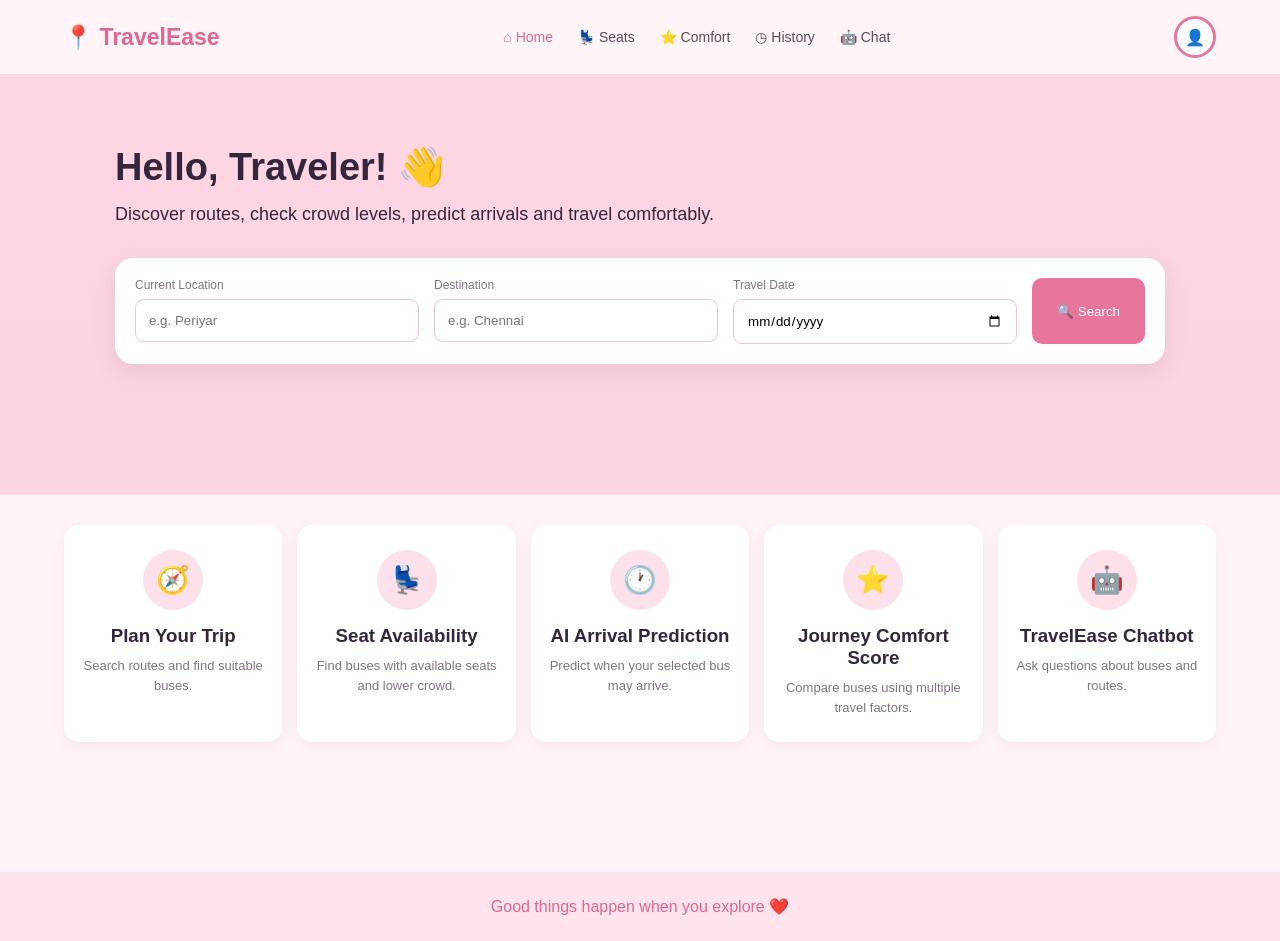
<file: index.html>
<!DOCTYPE html>
<html lang="en">

<head>
    <meta charset="UTF-8">
    <meta name="viewport" content="width=device-width, initial-scale=1.0">
    <title>TravelEase - Home</title>
    <link rel="stylesheet" href="style.css">
</head>

<body>

<nav>
    <div class="logo">📍 TravelEase</div>

    <div class="nav-links">
        <a class="active" href="index.html">⌂ Home</a>
        <a href="seats.html">💺 Seats</a>
        <a href="comfort.html">⭐ Comfort</a>
        <a href="history.html">◷ History</a>
        <a href="chatbot.html">🤖 Chat</a>
    </div>

    <div class="profile">👤</div>
</nav>


<section class="hero">

    <div class="hero-content">

        <h1>Hello, Traveler! 👋</h1>

        <p>
            Discover routes, check crowd levels,
            predict arrivals and travel comfortably.
        </p>

        <div class="search-box">

            <div class="search-field">
                <label>Current Location</label>
                <input id="homeFrom" type="text"
                       placeholder="e.g. Periyar">
            </div>

            <div class="search-field">
                <label>Destination</label>
                <input id="homeTo" type="text"
                       placeholder="e.g. Chennai">
            </div>

            <div class="search-field">
                <label>Travel Date</label>
                <input id="homeDate" type="date">
            </div>

            <button class="search-btn" onclick="homeSearch()">
                🔍 Search
            </button>

        </div>

    </div>

</section>


<section class="features">

    <div class="feature-card" onclick="location.href='plan.html'">
        <div class="feature-icon">🧭</div>
        <h3>Plan Your Trip</h3>
        <p>Search routes and find suitable buses.</p>
    </div>


    <div class="feature-card" onclick="location.href='seats.html'">
        <div class="feature-icon">💺</div>
        <h3>Seat Availability</h3>
        <p>Find buses with available seats and lower crowd.</p>
    </div>


    <div class="feature-card" onclick="location.href='arrival.html'">
        <div class="feature-icon">🕐</div>
        <h3>AI Arrival Prediction</h3>
        <p>Predict when your selected bus may arrive.</p>
    </div>


    <div class="feature-card" onclick="location.href='comfort.html'">
        <div class="feature-icon">⭐</div>
        <h3>Journey Comfort Score</h3>
        <p>Compare buses using multiple travel factors.</p>
    </div>


    <div class="feature-card" onclick="location.href='chatbot.html'">
        <div class="feature-icon">🤖</div>
        <h3>TravelEase Chatbot</h3>
        <p>Ask questions about buses and routes.</p>
    </div>

</section>


<footer>
    Good things happen when you explore ❤️
</footer>


<script src="script.js"></script>

</body>
</html>
</file>
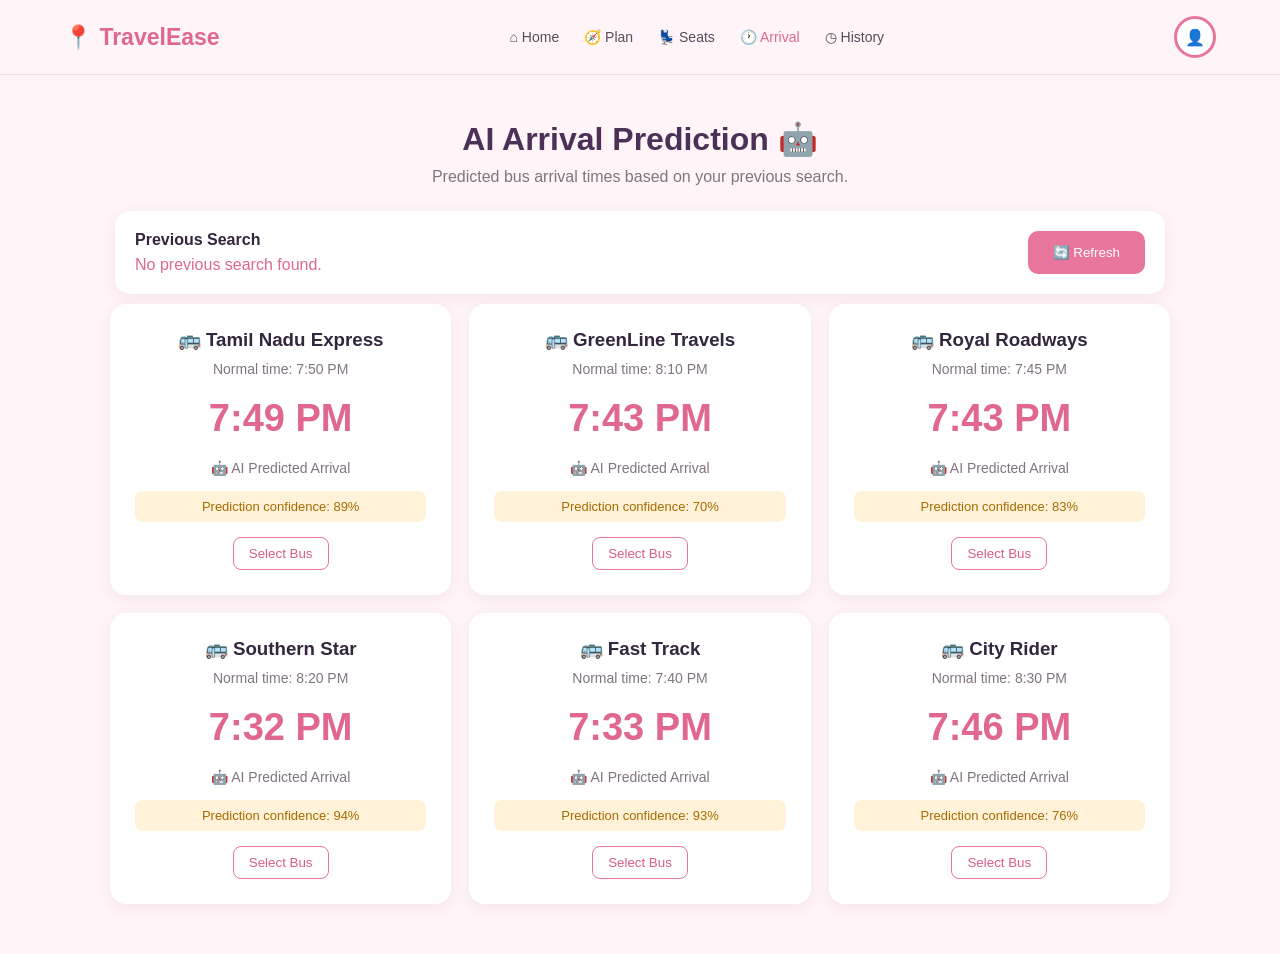
<file: arrival.html>
<!DOCTYPE html>
<html lang="en">

<head>

<meta charset="UTF-8">

<meta name="viewport"
content="width=device-width, initial-scale=1.0">

<title>AI Arrival Prediction</title>

<link rel="stylesheet" href="style.css">

</head>


<body>

<nav>

<div class="logo">📍 TravelEase</div>

<div class="nav-links">

<a href="index.html">⌂ Home</a>
<a href="plan.html">🧭 Plan</a>
<a href="seats.html">💺 Seats</a>
<a class="active" href="arrival.html">🕐 Arrival</a>
<a href="history.html">◷ History</a>

</div>

<div class="profile">👤</div>

</nav>


<section class="page-header">

<h1>AI Arrival Prediction 🤖</h1>

<p>
Predicted bus arrival times based on your previous search.
</p>

</section>


<div class="prediction-header">

<div>

<strong>Previous Search</strong>

<p id="previousSearch">
Loading search...
</p>

</div>


<button class="refresh-btn"
onclick="refreshPredictions()">

🔄 Refresh

</button>

</div>


<section class="prediction-grid"
id="predictionGrid">


<!-- Cards generated by JavaScript -->


</section>


<script src="script.js"></script>

<script>

showPredictions();

</script>

</body>
</html>
</file>
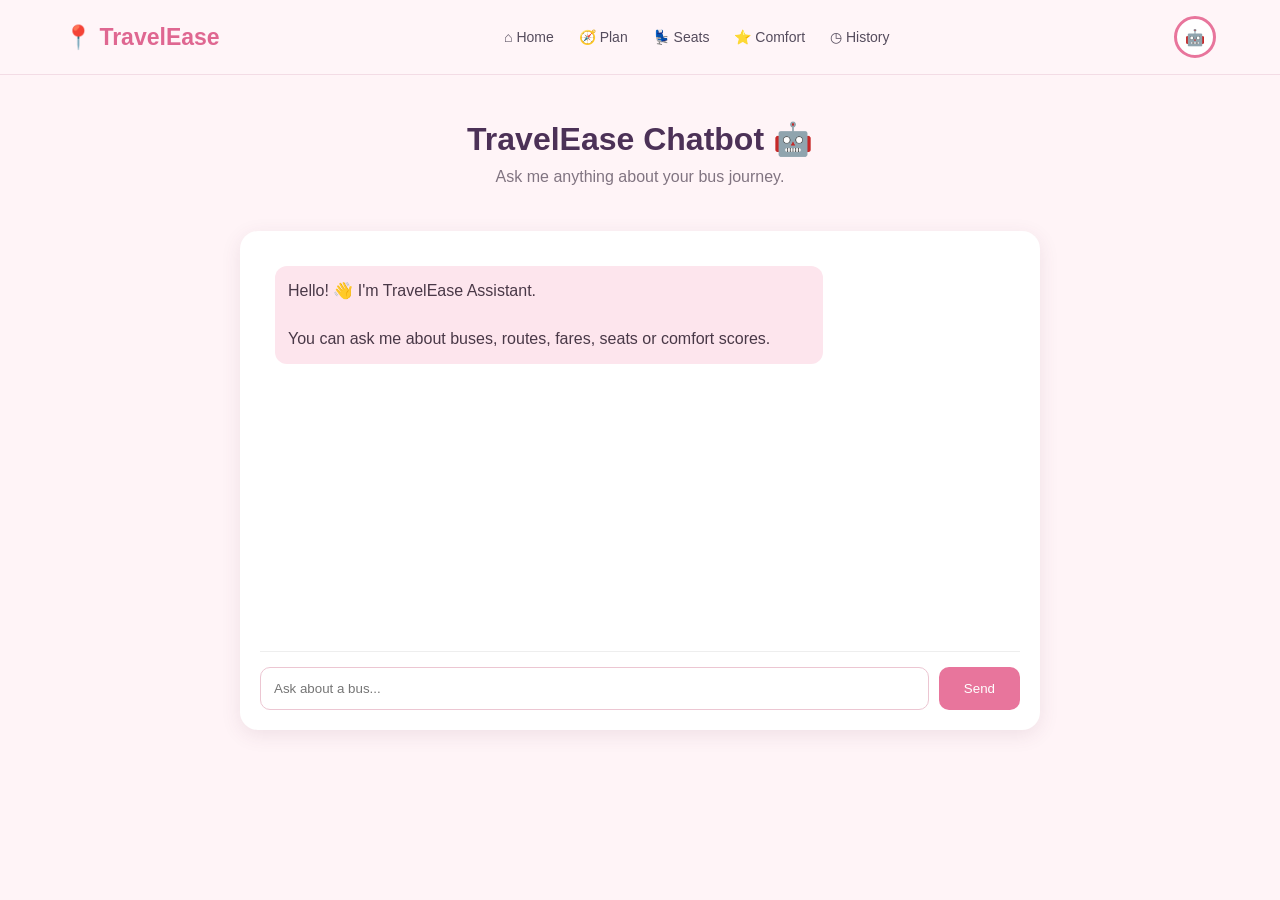
<file: chatbot.html>
<!DOCTYPE html>
<html lang="en">

<head>

<meta charset="UTF-8">

<meta name="viewport"
content="width=device-width, initial-scale=1.0">

<title>TravelEase Chatbot</title>

<link rel="stylesheet" href="style.css">

</head>


<body>

<nav>

<div class="logo">📍 TravelEase</div>

<div class="nav-links">

<a href="index.html">⌂ Home</a>
<a href="plan.html">🧭 Plan</a>
<a href="seats.html">💺 Seats</a>
<a href="comfort.html">⭐ Comfort</a>
<a href="history.html">◷ History</a>

</div>

<div class="profile">🤖</div>

</nav>


<section class="page-header">

<h1>TravelEase Chatbot 🤖</h1>

<p>
Ask me anything about your bus journey.
</p>

</section>


<div class="chat-container">

<div class="chat-messages"
id="chatMessages">

<div class="bot-message">

Hello! 👋 I'm TravelEase Assistant.
<br><br>
You can ask me about buses, routes,
fares, seats or comfort scores.

</div>

</div>


<div class="chat-input">

<input
id="chatInput"
type="text"
placeholder="Ask about a bus...">

<button onclick="sendMessage()">
Send
</button>

</div>

</div>


<script src="script.js"></script>

</body>
</html>
</file>
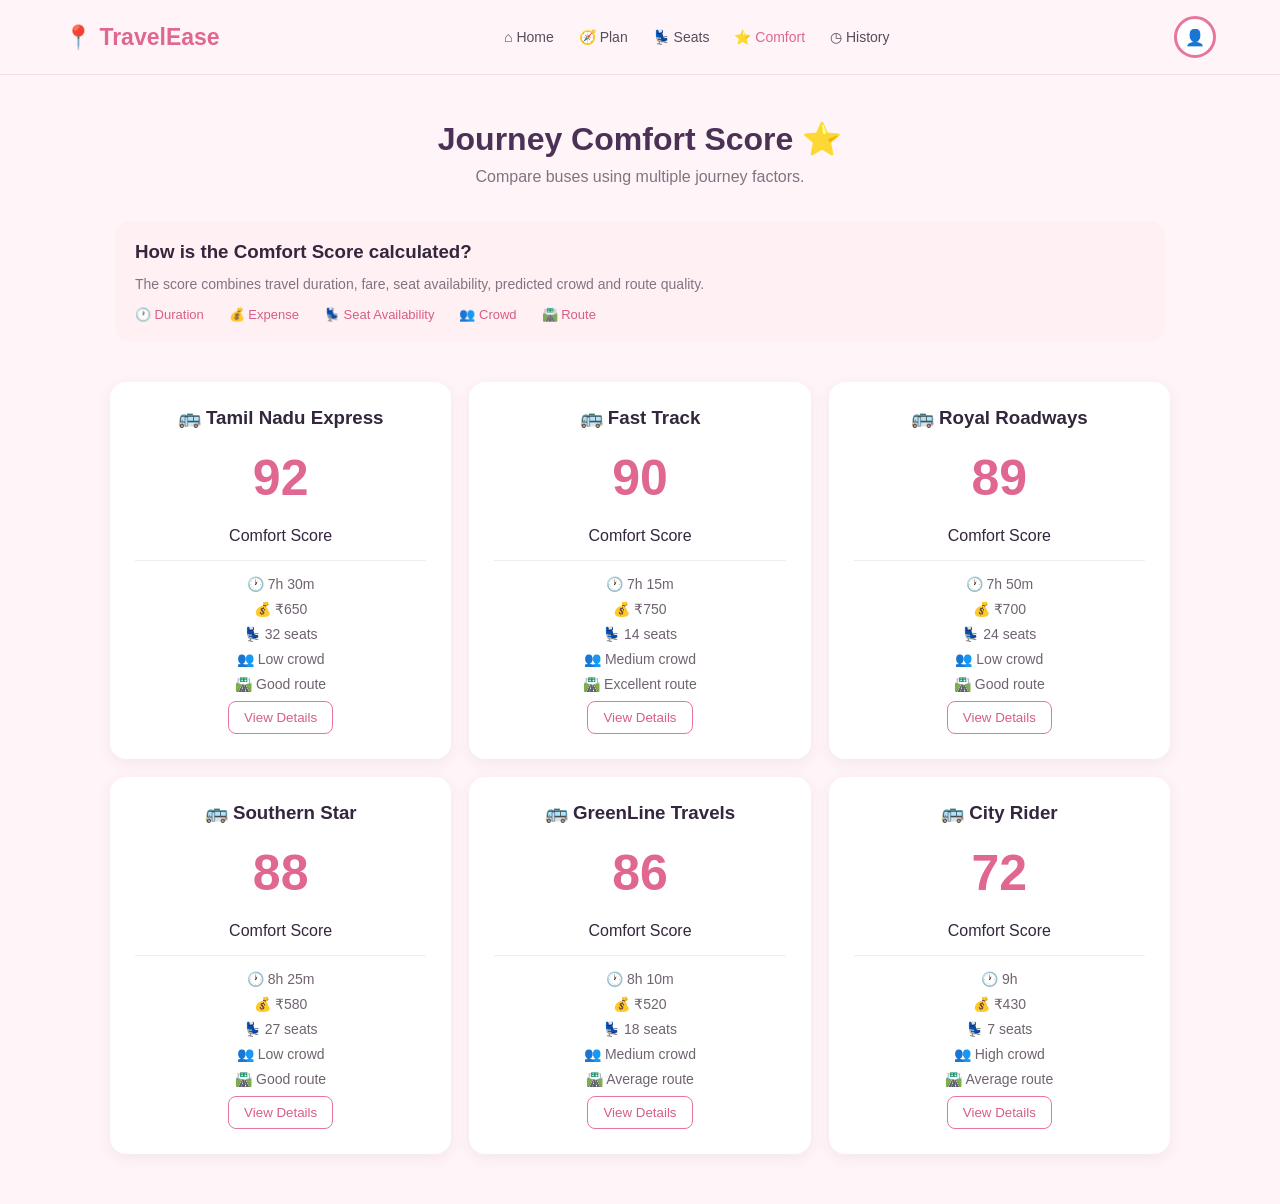
<file: comfort.html>
<!DOCTYPE html>
<html lang="en">

<head>

<meta charset="UTF-8">

<meta name="viewport"
content="width=device-width, initial-scale=1.0">

<title>Journey Comfort Score</title>

<link rel="stylesheet" href="style.css">

</head>


<body>

<nav>

<div class="logo">📍 TravelEase</div>

<div class="nav-links">

<a href="index.html">⌂ Home</a>
<a href="plan.html">🧭 Plan</a>
<a href="seats.html">💺 Seats</a>
<a class="active" href="comfort.html">⭐ Comfort</a>
<a href="history.html">◷ History</a>

</div>

<div class="profile">👤</div>

</nav>


<section class="page-header">

<h1>Journey Comfort Score ⭐</h1>

<p>
Compare buses using multiple journey factors.
</p>

</section>


<div class="score-guide">

<h3>How is the Comfort Score calculated?</h3>

<p>
The score combines travel duration, fare,
seat availability, predicted crowd and route quality.
</p>

<div class="score-items">

<span>🕐 Duration</span>

<span>💰 Expense</span>

<span>💺 Seat Availability</span>

<span>👥 Crowd</span>

<span>🛣️ Route</span>

</div>

</div>


<section class="comfort-grid">


<div class="comfort-card">

<h3>🚌 Tamil Nadu Express</h3>

<div class="big-score">92</div>

<p>Comfort Score</p>

<hr>

<div>🕐 7h 30m</div>
<div>💰 ₹650</div>
<div>💺 32 seats</div>
<div>👥 Low crowd</div>
<div>🛣️ Good route</div>

<button class="view-btn">
View Details
</button>

</div>


<div class="comfort-card">

<h3>🚌 Fast Track</h3>

<div class="big-score">90</div>

<p>Comfort Score</p>

<hr>

<div>🕐 7h 15m</div>
<div>💰 ₹750</div>
<div>💺 14 seats</div>
<div>👥 Medium crowd</div>
<div>🛣️ Excellent route</div>

<button class="view-btn">
View Details
</button>

</div>


<div class="comfort-card">

<h3>🚌 Royal Roadways</h3>

<div class="big-score">89</div>

<p>Comfort Score</p>

<hr>

<div>🕐 7h 50m</div>
<div>💰 ₹700</div>
<div>💺 24 seats</div>
<div>👥 Low crowd</div>
<div>🛣️ Good route</div>

<button class="view-btn">
View Details
</button>

</div>


<div class="comfort-card">

<h3>🚌 Southern Star</h3>

<div class="big-score">88</div>

<p>Comfort Score</p>

<hr>

<div>🕐 8h 25m</div>
<div>💰 ₹580</div>
<div>💺 27 seats</div>
<div>👥 Low crowd</div>
<div>🛣️ Good route</div>

<button class="view-btn">
View Details
</button>

</div>


<div class="comfort-card">

<h3>🚌 GreenLine Travels</h3>

<div class="big-score">86</div>

<p>Comfort Score</p>

<hr>

<div>🕐 8h 10m</div>
<div>💰 ₹520</div>
<div>💺 18 seats</div>
<div>👥 Medium crowd</div>
<div>🛣️ Average route</div>

<button class="view-btn">
View Details
</button>

</div>


<div class="comfort-card">

<h3>🚌 City Rider</h3>

<div class="big-score">72</div>

<p>Comfort Score</p>

<hr>

<div>🕐 9h</div>
<div>💰 ₹430</div>
<div>💺 7 seats</div>
<div>👥 High crowd</div>
<div>🛣️ Average route</div>

<button class="view-btn">
View Details
</button>

</div>


</section>

</body>
</html>
</file>
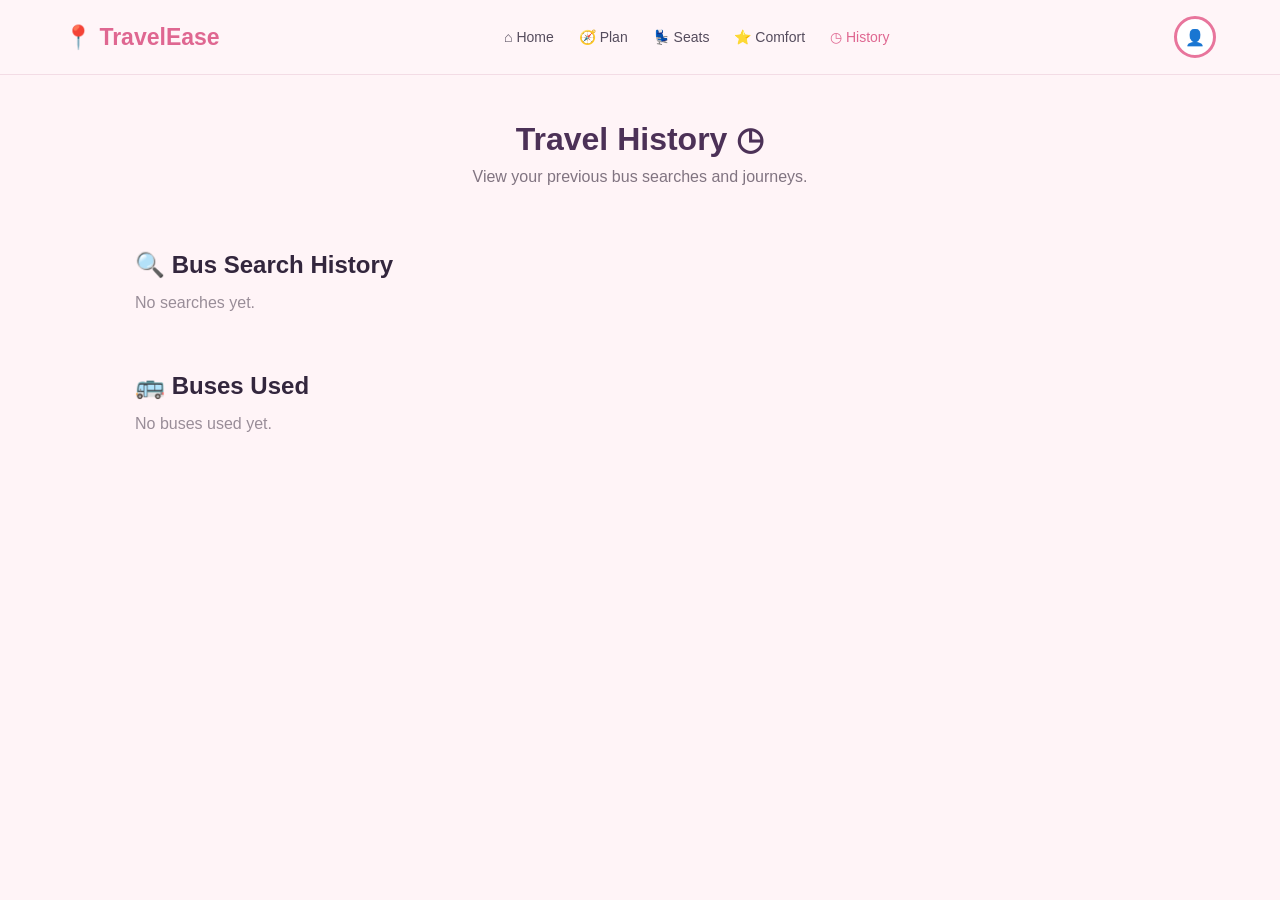
<file: history.html>
<!DOCTYPE html>
<html lang="en">

<head>

<meta charset="UTF-8">

<meta name="viewport"
content="width=device-width, initial-scale=1.0">

<title>Travel History</title>

<link rel="stylesheet" href="style.css">

</head>


<body>

<nav>

<div class="logo">📍 TravelEase</div>

<div class="nav-links">

<a href="index.html">⌂ Home</a>
<a href="plan.html">🧭 Plan</a>
<a href="seats.html">💺 Seats</a>
<a href="comfort.html">⭐ Comfort</a>
<a class="active" href="history.html">◷ History</a>

</div>

<div class="profile">👤</div>

</nav>


<section class="page-header">

<h1>Travel History ◷</h1>

<p>
View your previous bus searches and journeys.
</p>

</section>


<section class="history-section">

<h2>🔍 Bus Search History</h2>

<div id="searchHistory">

<p class="empty">
No searches yet.
</p>

</div>

</section>


<section class="history-section">

<h2>🚌 Buses Used</h2>

<div id="usedHistory">

<p class="empty">
No buses used yet.
</p>

</div>

</section>


<script src="script.js"></script>

<script>

showHistory();

</script>

</body>
</html>
</file>
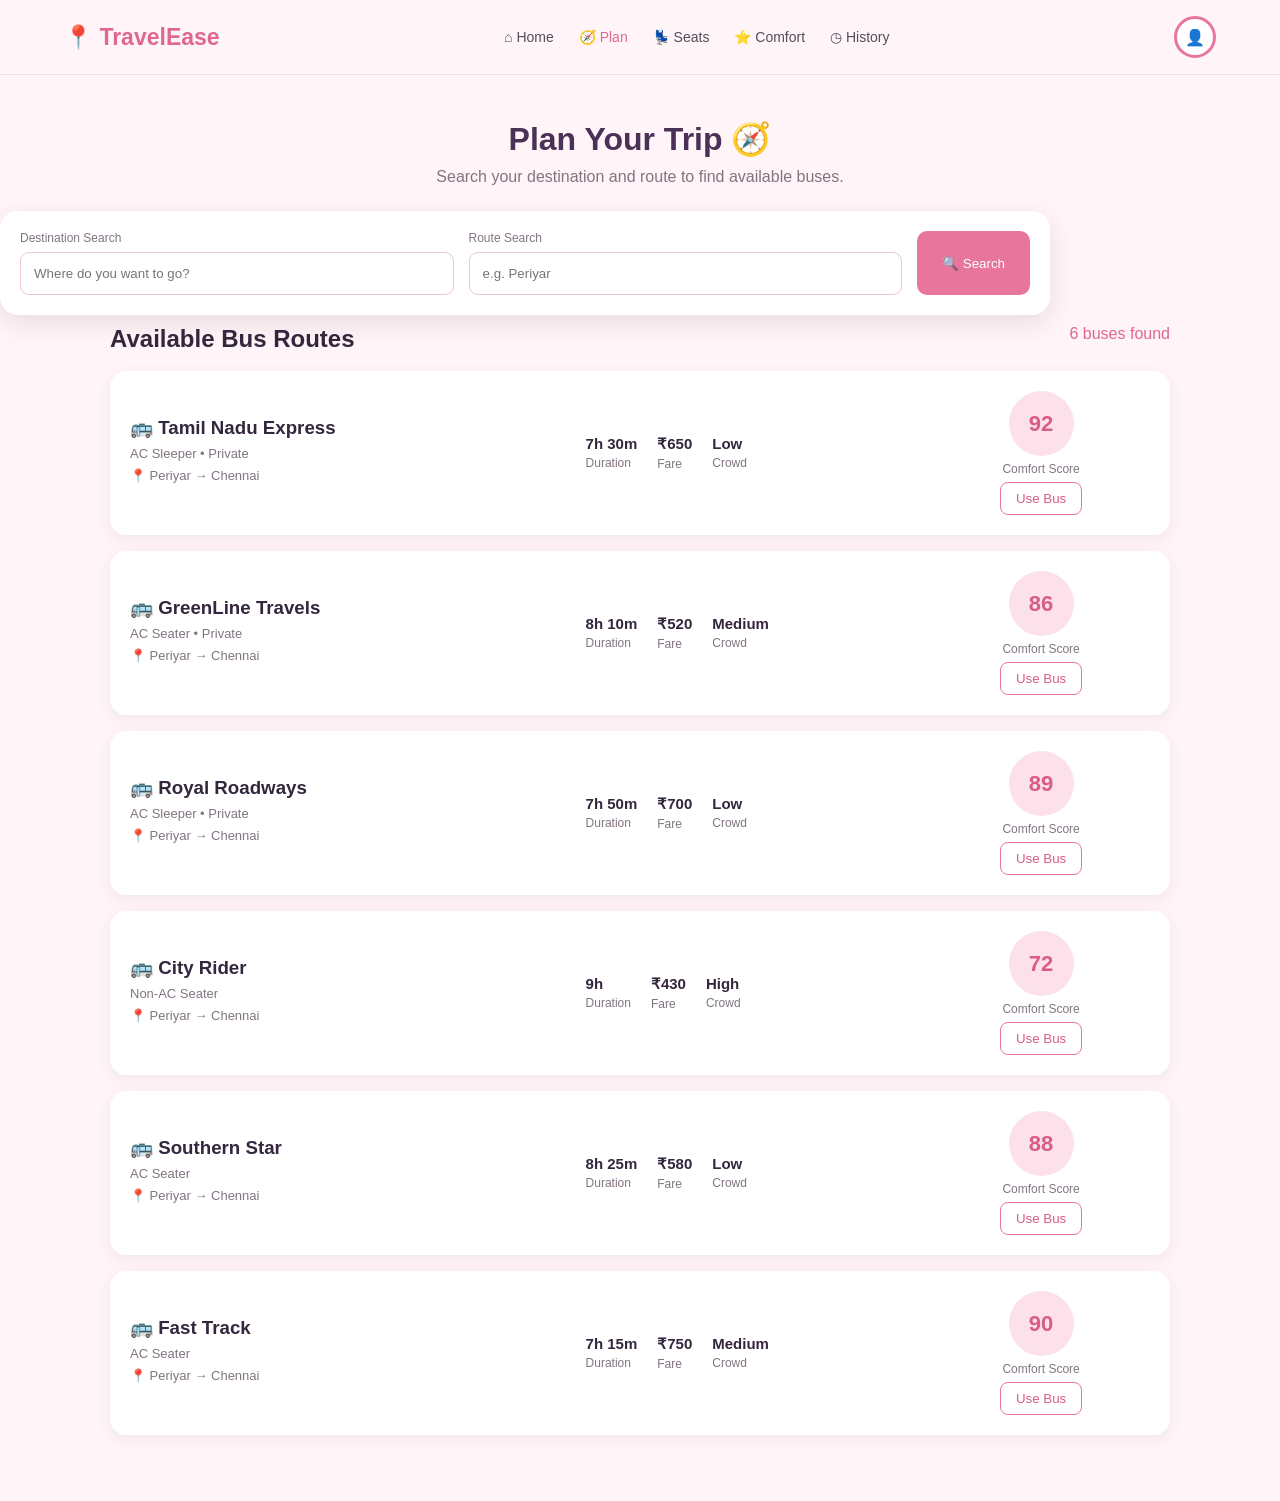
<file: plan.html>
<!DOCTYPE html>
<html lang="en">

<head>
    <meta charset="UTF-8">
    <meta name="viewport" content="width=device-width, initial-scale=1.0">

    <title>Plan Your Trip - TravelEase</title>

    <link rel="stylesheet" href="style.css">
</head>

<body>

<nav>

    <div class="logo">📍 TravelEase</div>

    <div class="nav-links">

        <a href="index.html">⌂ Home</a>
        <a class="active" href="plan.html">🧭 Plan</a>
        <a href="seats.html">💺 Seats</a>
        <a href="comfort.html">⭐ Comfort</a>
        <a href="history.html">◷ History</a>

    </div>

    <div class="profile">👤</div>

</nav>


<section class="page-header">

    <h1>Plan Your Trip 🧭</h1>

    <p>
        Search your destination and route to find available buses.
    </p>

</section>


<div class="search-container">

    <div class="search-field">

        <label>Destination Search</label>

        <input
            id="destination"
            type="text"
            placeholder="Where do you want to go?">

    </div>


    <div class="search-field">

        <label>Route Search</label>

        <input
            id="route"
            type="text"
            placeholder="e.g. Periyar">

    </div>


    <button class="search-btn" onclick="searchBuses()">
        🔍 Search
    </button>

</div>


<section class="results">

    <div class="results-title">

        <h2>Available Bus Routes</h2>

        <span>6 buses found</span>

    </div>


    <div id="busResults">

        <div class="bus-card">

            <div class="bus-name">

                <h3>🚌 Tamil Nadu Express</h3>

                <p>AC Sleeper • Private</p>

                <div class="bus-route">
                    📍 Periyar → Chennai
                </div>

            </div>


            <div class="bus-info">

                <div>
                    <strong>7h 30m</strong>
                    Duration
                </div>

                <div>
                    <strong>₹650</strong>
                    Fare
                </div>

                <div>
                    <strong>Low</strong>
                    Crowd
                </div>

            </div>


            <div class="score">

                <div class="score-circle">
                    92
                </div>

                <p>Comfort Score</p>

                <button class="view-btn"
                    onclick="useBus('Tamil Nadu Express')">
                    Use Bus
                </button>

            </div>

        </div>


        <div class="bus-card">

            <div class="bus-name">

                <h3>🚌 GreenLine Travels</h3>

                <p>AC Seater • Private</p>

                <div class="bus-route">
                    📍 Periyar → Chennai
                </div>

            </div>


            <div class="bus-info">

                <div>
                    <strong>8h 10m</strong>
                    Duration
                </div>

                <div>
                    <strong>₹520</strong>
                    Fare
                </div>

                <div>
                    <strong>Medium</strong>
                    Crowd
                </div>

            </div>


            <div class="score">

                <div class="score-circle">
                    86
                </div>

                <p>Comfort Score</p>

                <button class="view-btn"
                    onclick="useBus('GreenLine Travels')">
                    Use Bus
                </button>

            </div>

        </div>


        <div class="bus-card">

            <div class="bus-name">

                <h3>🚌 Royal Roadways</h3>

                <p>AC Sleeper • Private</p>

                <div class="bus-route">
                    📍 Periyar → Chennai
                </div>

            </div>


            <div class="bus-info">

                <div>
                    <strong>7h 50m</strong>
                    Duration
                </div>

                <div>
                    <strong>₹700</strong>
                    Fare
                </div>

                <div>
                    <strong>Low</strong>
                    Crowd
                </div>

            </div>


            <div class="score">

                <div class="score-circle">
                    89
                </div>

                <p>Comfort Score</p>

                <button class="view-btn"
                    onclick="useBus('Royal Roadways')">
                    Use Bus
                </button>

            </div>

        </div>


        <div class="bus-card">

            <div class="bus-name">

                <h3>🚌 City Rider</h3>

                <p>Non-AC Seater</p>

                <div class="bus-route">
                    📍 Periyar → Chennai
                </div>

            </div>


            <div class="bus-info">

                <div>
                    <strong>9h</strong>
                    Duration
                </div>

                <div>
                    <strong>₹430</strong>
                    Fare
                </div>

                <div>
                    <strong>High</strong>
                    Crowd
                </div>

            </div>


            <div class="score">

                <div class="score-circle">
                    72
                </div>

                <p>Comfort Score</p>

                <button class="view-btn"
                    onclick="useBus('City Rider')">
                    Use Bus
                </button>

            </div>

        </div>


        <div class="bus-card">

            <div class="bus-name">

                <h3>🚌 Southern Star</h3>

                <p>AC Seater</p>

                <div class="bus-route">
                    📍 Periyar → Chennai
                </div>

            </div>


            <div class="bus-info">

                <div>
                    <strong>8h 25m</strong>
                    Duration
                </div>

                <div>
                    <strong>₹580</strong>
                    Fare
                </div>

                <div>
                    <strong>Low</strong>
                    Crowd
                </div>

            </div>


            <div class="score">

                <div class="score-circle">
                    88
                </div>

                <p>Comfort Score</p>

                <button class="view-btn"
                    onclick="useBus('Southern Star')">
                    Use Bus
                </button>

            </div>

        </div>


        <div class="bus-card">

            <div class="bus-name">

                <h3>🚌 Fast Track</h3>

                <p>AC Seater</p>

                <div class="bus-route">
                    📍 Periyar → Chennai
                </div>

            </div>


            <div class="bus-info">

                <div>
                    <strong>7h 15m</strong>
                    Duration
                </div>

                <div>
                    <strong>₹750</strong>
                    Fare
                </div>

                <div>
                    <strong>Medium</strong>
                    Crowd
                </div>

            </div>


            <div class="score">

                <div class="score-circle">
                    90
                </div>

                <p>Comfort Score</p>

                <button class="view-btn"
                    onclick="useBus('Fast Track')">
                    Use Bus
                </button>

            </div>

        </div>

    </div>

</section>


<script src="script.js"></script>

</body>
</html>
</file>
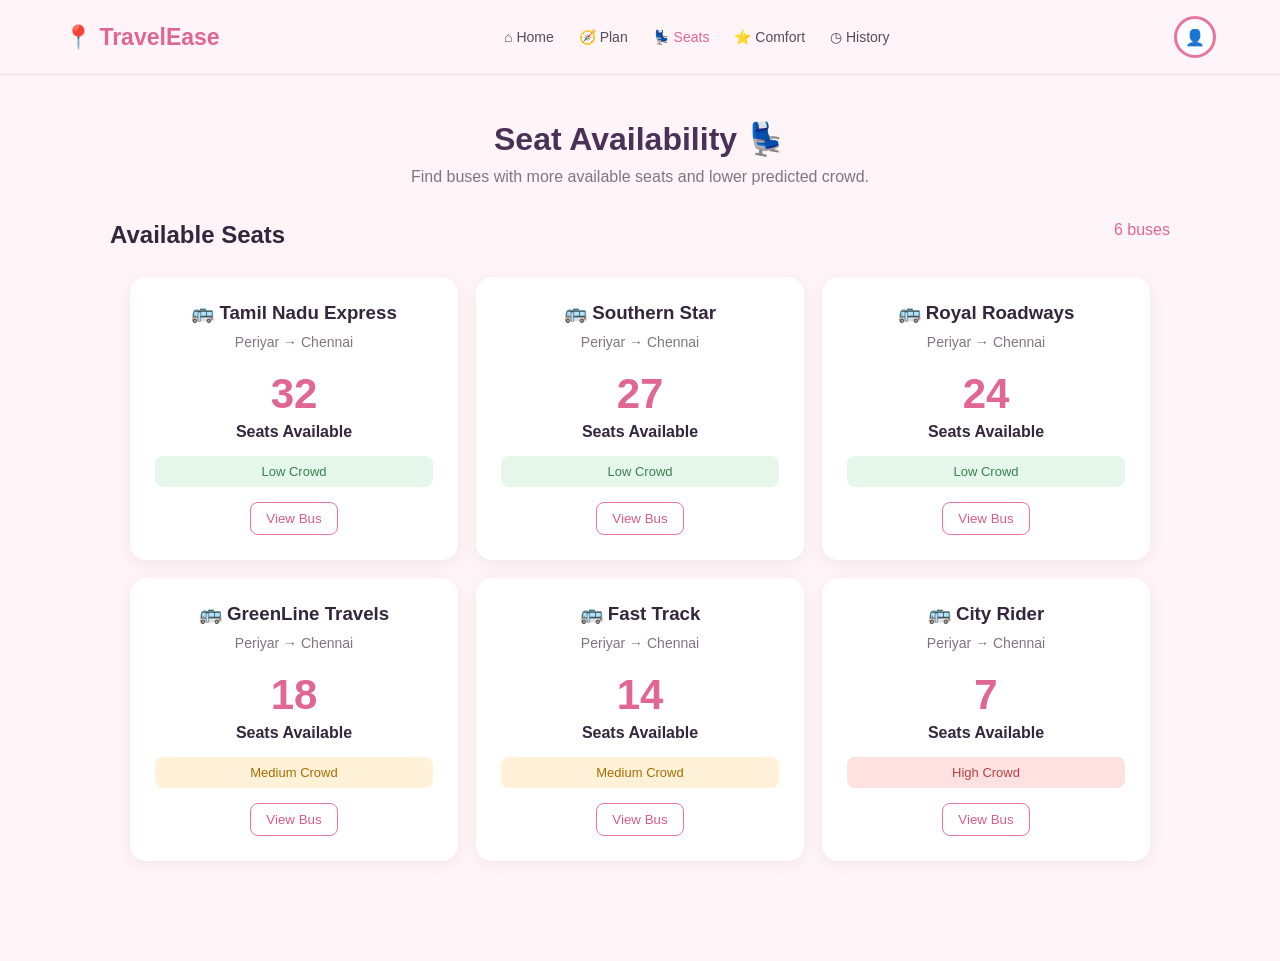
<file: seat.html>
<!DOCTYPE html>
<html lang="en">

<head>

<meta charset="UTF-8">
<meta name="viewport"
content="width=device-width, initial-scale=1.0">

<title>Seat Availability - TravelEase</title>

<link rel="stylesheet" href="style.css">

</head>


<body>

<nav>

<div class="logo">📍 TravelEase</div>

<div class="nav-links">

<a href="index.html">⌂ Home</a>
<a href="plan.html">🧭 Plan</a>
<a class="active" href="seats.html">💺 Seats</a>
<a href="comfort.html">⭐ Comfort</a>
<a href="history.html">◷ History</a>

</div>

<div class="profile">👤</div>

</nav>


<section class="page-header">

<h1>Seat Availability 💺</h1>

<p>
Find buses with more available seats and lower predicted crowd.
</p>

</section>


<section class="results">

<div class="results-title">

<h2>Available Seats</h2>

<span>6 buses</span>

</div>


<div class="seat-grid">


<div class="seat-card">

<h3>🚌 Tamil Nadu Express</h3>

<p>Periyar → Chennai</p>

<div class="seat-number">32</div>

<strong>Seats Available</strong>

<div class="crowd low">Low Crowd</div>

<button class="view-btn">View Bus</button>

</div>


<div class="seat-card">

<h3>🚌 Southern Star</h3>

<p>Periyar → Chennai</p>

<div class="seat-number">27</div>

<strong>Seats Available</strong>

<div class="crowd low">Low Crowd</div>

<button class="view-btn">View Bus</button>

</div>


<div class="seat-card">

<h3>🚌 Royal Roadways</h3>

<p>Periyar → Chennai</p>

<div class="seat-number">24</div>

<strong>Seats Available</strong>

<div class="crowd low">Low Crowd</div>

<button class="view-btn">View Bus</button>

</div>


<div class="seat-card">

<h3>🚌 GreenLine Travels</h3>

<p>Periyar → Chennai</p>

<div class="seat-number">18</div>

<strong>Seats Available</strong>

<div class="crowd medium">Medium Crowd</div>

<button class="view-btn">View Bus</button>

</div>


<div class="seat-card">

<h3>🚌 Fast Track</h3>

<p>Periyar → Chennai</p>

<div class="seat-number">14</div>

<strong>Seats Available</strong>

<div class="crowd medium">Medium Crowd</div>

<button class="view-btn">View Bus</button>

</div>


<div class="seat-card">

<h3>🚌 City Rider</h3>

<p>Periyar → Chennai</p>

<div class="seat-number">7</div>

<strong>Seats Available</strong>

<div class="crowd high">High Crowd</div>

<button class="view-btn">View Bus</button>

</div>


</div>

</section>

</body>
</html>
</file>
<file: style.css>
* {
    margin: 0;
    padding: 0;
    box-sizing: border-box;
    font-family: Arial, sans-serif;
}


body {
    background: #fff4f7;
    color: #33263d;
}


/* NAVBAR */

nav {
    height: 75px;
    background: #fff5f8;

    display: flex;
    align-items: center;
    justify-content: space-between;

    padding: 0 5%;

    border-bottom: 1px solid #f3dce5;
}


.logo {
    color: #df6791;
    font-size: 23px;
    font-weight: bold;
}


.nav-links {
    display: flex;
    gap: 25px;
}


.nav-links a {
    text-decoration: none;
    color: #554c5d;
    font-size: 14px;
}


.nav-links a:hover,
.nav-links .active {
    color: #df6791;
}


.profile {
    width: 42px;
    height: 42px;

    border-radius: 50%;

    border: 3px solid #e8759c;

    display: flex;
    align-items: center;
    justify-content: center;

    background: white;
}


/* HERO */

.hero {
    min-height: 420px;

    padding: 70px 5%;

    background:
        linear-gradient(
            rgba(255,190,210,.55),
            rgba(245,182,205,.5)
        ),
        url("https://images.unsplash.com/photo-1500534623283-312aade485b7?auto=format&fit=crop&w=1800&q=80");

    background-size: cover;
    background-position: center;
}


.hero-content {
    max-width: 1050px;
    margin: auto;
}


.hero h1 {
    font-size: 38px;
    margin-bottom: 12px;
}


.hero p {
    font-size: 18px;
    line-height: 1.5;
    margin-bottom: 30px;
}


/* SEARCH */

.search-box,
.search-container {
    max-width: 1050px;

    background: white;

    border-radius: 18px;

    padding: 20px;

    display: flex;

    gap: 15px;

    box-shadow:
        0 8px 25px rgba(100,50,80,.12);
}


.search-field {
    flex: 1;
}


.search-field label {
    display: block;

    font-size: 12px;

    color: #817481;

    margin-bottom: 7px;
}


.search-field input {
    width: 100%;

    padding: 13px;

    border: 1px solid #ecc6d2;

    border-radius: 9px;

    outline: none;
}


.search-field input:focus {
    border-color: #df6791;
}


.search-btn,
.refresh-btn {
    border: none;

    border-radius: 10px;

    padding: 14px 25px;

    background: #e8759c;

    color: white;

    cursor: pointer;
}


.search-btn:hover,
.refresh-btn:hover {
    background: #d95f87;
}


/* HEADER */

.page-header {
    text-align: center;

    padding: 45px 20px 25px;
}


.page-header h1 {
    font-size: 32px;

    color: #4c3157;

    margin-bottom: 10px;
}


.page-header p {
    color: #817481;
}


/* FEATURES */

.features {
    padding: 30px 5%;

    display: grid;

    grid-template-columns:
        repeat(5, 1fr);

    gap: 15px;
}


.feature-card {
    background: white;

    border-radius: 15px;

    padding: 25px 15px;

    text-align: center;

    min-height: 180px;

    cursor: pointer;

    transition: .2s;

    box-shadow:
        0 4px 15px rgba(100,50,80,.07);
}


.feature-card:hover {
    transform: translateY(-5px);
}


.feature-icon {
    width: 60px;
    height: 60px;

    margin: auto auto 15px;

    border-radius: 50%;

    display: flex;

    align-items: center;
    justify-content: center;

    background: #fde1ea;

    font-size: 27px;
}


.feature-card h3 {
    margin-bottom: 9px;
}


.feature-card p {
    font-size: 13px;

    color: #817481;

    line-height: 1.5;
}


/* RESULTS */

.results {
    max-width: 1100px;

    margin: auto;

    padding: 10px 20px 50px;
}


.results-title {
    display: flex;

    justify-content: space-between;

    margin-bottom: 18px;
}


.results-title span {
    color: #df6791;
}


/* BUS CARD */

.bus-card {
    background: white;

    border-radius: 16px;

    padding: 20px;

    margin-bottom: 16px;

    display: grid;

    grid-template-columns:
        2fr 1.5fr 1fr;

    gap: 20px;

    align-items: center;

    box-shadow:
        0 4px 15px rgba(100,50,80,.07);
}


.bus-name h3 {
    margin-bottom: 7px;
}


.bus-name p,
.bus-route {
    color: #817481;

    font-size: 13px;

    margin-bottom: 7px;
}


.bus-info {
    display: flex;

    gap: 20px;

    font-size: 12px;

    color: #817481;
}


.bus-info strong {
    display: block;

    color: #33263d;

    font-size: 15px;

    margin-bottom: 4px;
}


.score {
    text-align: center;
}


.score-circle {
    width: 65px;
    height: 65px;

    margin: auto;

    border-radius: 50%;

    display: flex;

    align-items: center;
    justify-content: center;

    background: #fde1ea;

    color: #d85d87;

    font-size: 22px;

    font-weight: bold;
}


.score p {
    font-size: 12px;

    color: #817481;

    margin: 6px;
}


.view-btn {
    border: 1px solid #e8759c;

    border-radius: 8px;

    padding: 8px 15px;

    background: white;

    color: #d85d87;

    cursor: pointer;
}


/* SEATS */

.seat-grid,
.prediction-grid,
.comfort-grid {
    max-width: 1100px;

    margin: auto;

    padding: 10px 20px 50px;

    display: grid;

    grid-template-columns:
        repeat(3, 1fr);

    gap: 18px;
}


.seat-card,
.prediction-card,
.comfort-card {
    background: white;

    border-radius: 16px;

    padding: 25px;

    text-align: center;

    box-shadow:
        0 4px 15px rgba(100,50,80,.07);
}


.seat-card h3,
.prediction-card h3,
.comfort-card h3 {
    margin-bottom: 10px;
}


.seat-card p,
.prediction-card p {
    color: #817481;

    font-size: 14px;
}


.seat-number {
    font-size: 42px;

    color: #df6791;

    font-weight: bold;

    margin: 20px 0 5px;
}


.crowd {
    margin: 15px 0;

    padding: 8px;

    border-radius: 8px;

    font-size: 13px;
}


.low {
    background: #e5f7eb;

    color: #398153;
}


.medium {
    background: #fff2d8;

    color: #a66b00;
}


.high {
    background: #ffe1e1;

    color: #b64242;
}


/* SCORE GUIDE */

.score-guide {
    max-width: 1050px;

    margin: 10px auto 30px;

    padding: 20px;

    background: #fff0f4;

    border-radius: 15px;
}


.score-guide h3 {
    margin-bottom: 10px;
}


.score-guide p {
    color: #817481;

    font-size: 14px;

    line-height: 1.6;
}


.score-items {
    display: flex;

    gap: 25px;

    flex-wrap: wrap;

    margin-top: 12px;
}


.score-items span {
    color: #d85d87;

    font-size: 13px;
}


/* COMFORT */

.big-score {
    font-size: 50px;

    color: #df6791;

    font-weight: bold;

    margin: 20px;
}


.comfort-card hr {
    border: none;

    border-top: 1px solid #eee;

    margin: 15px 0;
}


.comfort-card div:not(.big-score) {
    margin: 9px;

    color: #6f6370;

    font-size: 14px;
}


/* ARRIVAL */

.prediction-header {
    max-width: 1050px;

    margin: auto;

    padding: 20px;

    background: white;

    border-radius: 15px;

    display: flex;

    justify-content: space-between;

    align-items: center;

    box-shadow:
        0 4px 15px rgba(100,50,80,.07);
}


.prediction-header p {
    color: #df6791;

    margin-top: 7px;
}


.predicted-time {
    font-size: 38px;

    color: #df6791;

    font-weight: bold;

    margin: 20px;
}


/* CHATBOT */

.chat-container {
    max-width: 800px;

    margin: 20px auto;

    background: white;

    border-radius: 18px;

    padding: 20px;

    box-shadow:
        0 5px 20px rgba(100,50,80,.1);
}


.chat-messages {
    min-height: 400px;

    max-height: 500px;

    overflow-y: auto;

    padding: 15px;
}


.bot-message,
.user-message {
    max-width: 75%;

    padding: 13px;

    border-radius: 12px;

    margin-bottom: 12px;

    line-height: 1.5;
}


.bot-message {
    background: #fde5ed;

    color: #493847;
}


.user-message {
    background: #e8759c;

    color: white;

    margin-left: auto;
}


.chat-input {
    display: flex;

    gap: 10px;

    border-top: 1px solid #eee;

    padding-top: 15px;
}


.chat-input input {
    flex: 1;

    padding: 13px;

    border: 1px solid #ecc6d2;

    border-radius: 10px;

    outline: none;
}


.chat-input button {
    border: none;

    background: #e8759c;

    color: white;

    padding: 0 25px;

    border-radius: 10px;

    cursor: pointer;
}


/* HISTORY */

.history-section {
    max-width: 1050px;

    margin: 20px auto;

    padding: 20px;
}


.history-section h2 {
    margin-bottom: 15px;
}


.history-item {
    background: white;

    padding: 18px;

    margin-bottom: 10px;

    border-radius: 12px;

    box-shadow:
        0 3px 10px rgba(100,50,80,.06);
}


.empty {
    color: #998d98;
}


footer {
    margin-top: 100px;

    padding: 25px;

    text-align: center;

    background: #ffe4ed;

    color: #df6791;
}


/* MOBILE */

@media(max-width:900px) {

    .nav-links {
        display: none;
    }

    .features {
        grid-template-columns:
            repeat(2,1fr);
    }

    .search-box,
    .search-container {
        flex-direction: column;
    }

    .search-btn {
        width: 100%;
    }

    .bus-card {
        grid-template-columns: 1fr;
    }

    .seat-grid,
    .prediction-grid,
    .comfort-grid {
        grid-template-columns: 1fr;
    }

}
</file>
